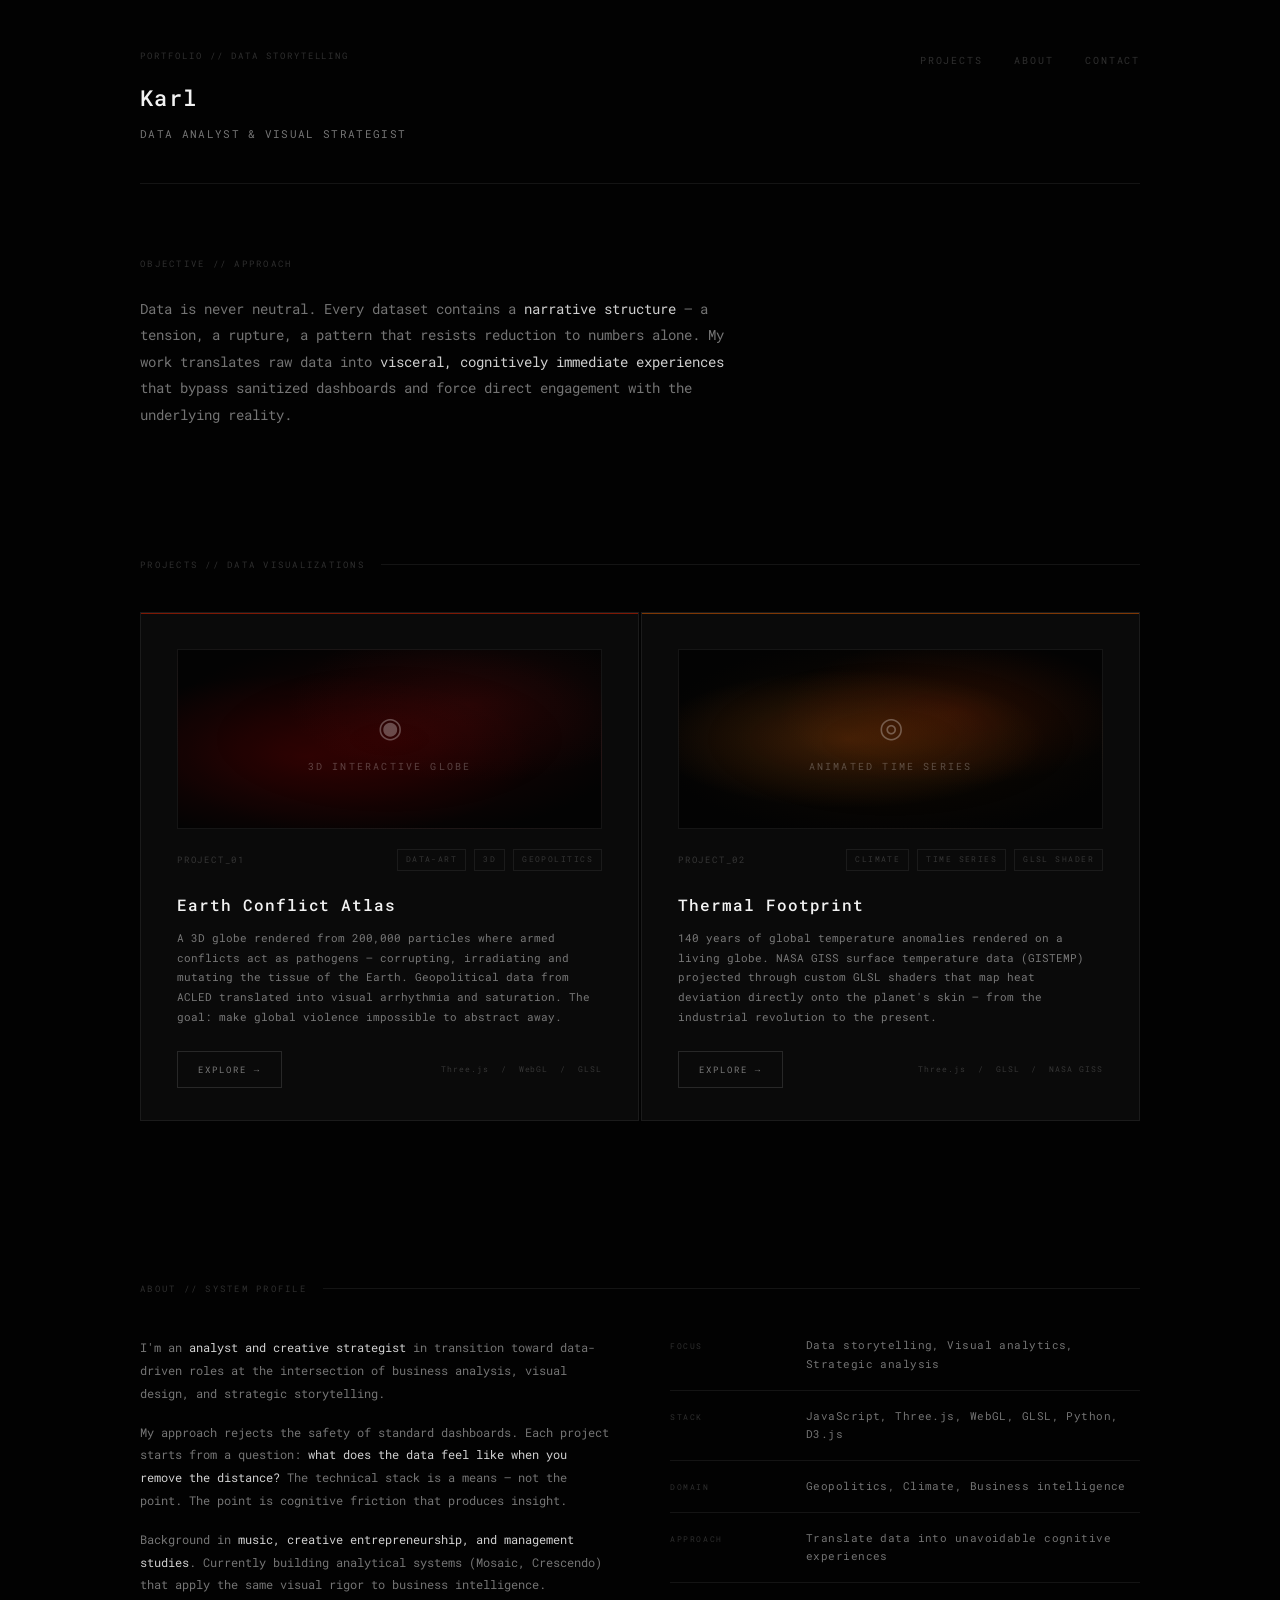
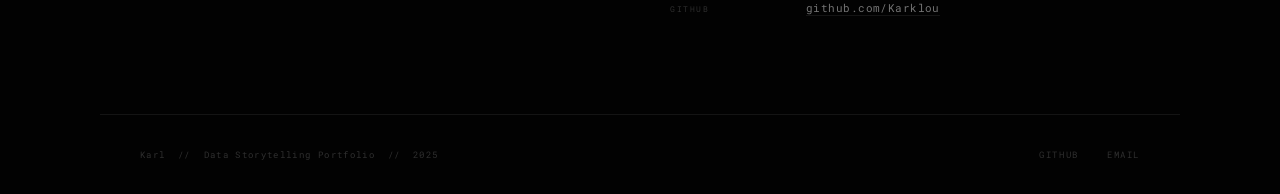
<file: index.html>
<!DOCTYPE html>
<html lang="en">
<head>
  <meta charset="UTF-8">
  <meta name="viewport" content="width=device-width, initial-scale=1.0">
  <title>Karl — Data Storytelling</title>
  <meta name="description" content="Data storytelling & visual analysis. Translating raw data into visceral, cognitively immediate experiences.">
  <link rel="preconnect" href="https://fonts.googleapis.com">
  <link rel="preconnect" href="https://fonts.gstatic.com" crossorigin>
  <link href="https://fonts.googleapis.com/css2?family=Roboto+Mono:wght@300;400;500;700&display=swap" rel="stylesheet">

  <style>
    /* ─── RESET & BASE ─────────────────────────────────── */
    *, *::before, *::after { margin: 0; padding: 0; box-sizing: border-box; }

    :root {
      --bg:        #020202;
      --bg-card:   #0a0a0a;
      --border:    rgba(255,255,255,0.07);
      --text-dim:  rgba(255,255,255,0.18);
      --text-mid:  rgba(255,255,255,0.45);
      --text-main: rgba(255,255,255,0.82);
      --text-full: rgba(255,255,255,0.95);
      --mono:      'Roboto Mono', 'SF Mono', 'Fira Code', monospace;
    }

    html { scroll-behavior: smooth; }

    body {
      background: var(--bg);
      color: var(--text-main);
      font-family: var(--mono);
      font-size: 13px;
      line-height: 1.7;
      -webkit-font-smoothing: antialiased;
    }

    /* ─── LAYOUT ──────────────────────────────────────── */
    .container {
      max-width: 1080px;
      margin: 0 auto;
      padding: 0 40px;
    }

    section { padding: 80px 0; }

    /* ─── HEADER ──────────────────────────────────────── */
    header {
      padding: 48px 40px 0;
      max-width: 1080px;
      margin: 0 auto;
      display: flex;
      justify-content: space-between;
      align-items: flex-start;
    }

    .header-left .system-tag {
      font-size: 9px;
      letter-spacing: 0.22em;
      text-transform: uppercase;
      color: var(--text-dim);
      margin-bottom: 16px;
    }

    .header-left h1 {
      font-size: 22px;
      font-weight: 500;
      letter-spacing: 0.06em;
      color: var(--text-full);
    }

    .header-left .tagline {
      font-size: 11px;
      letter-spacing: 0.12em;
      text-transform: uppercase;
      color: var(--text-mid);
      margin-top: 8px;
    }

    .header-right {
      display: flex;
      gap: 32px;
      align-items: center;
      padding-top: 4px;
    }

    .header-right a {
      font-size: 10px;
      letter-spacing: 0.18em;
      text-transform: uppercase;
      color: var(--text-dim);
      text-decoration: none;
      transition: color 0.2s;
    }

    .header-right a:hover { color: var(--text-main); }

    /* ─── DIVIDER ─────────────────────────────────────── */
    .divider {
      width: 100%;
      height: 1px;
      background: var(--border);
      margin-top: 40px;
    }

    /* ─── HERO ────────────────────────────────────────── */
    .hero {
      padding: 72px 0 48px;
    }

    .hero .label {
      font-size: 9px;
      letter-spacing: 0.25em;
      text-transform: uppercase;
      color: var(--text-dim);
      margin-bottom: 24px;
    }

    .hero p {
      font-size: 14px;
      line-height: 1.9;
      color: var(--text-mid);
      max-width: 600px;
    }

    .hero p strong {
      color: var(--text-main);
      font-weight: 400;
    }

    /* ─── SECTION LABEL ───────────────────────────────── */
    .section-label {
      font-size: 9px;
      letter-spacing: 0.25em;
      text-transform: uppercase;
      color: var(--text-dim);
      margin-bottom: 40px;
      display: flex;
      align-items: center;
      gap: 16px;
    }

    .section-label::after {
      content: '';
      flex: 1;
      height: 1px;
      background: var(--border);
    }

    /* ─── PROJECTS GRID ───────────────────────────────── */
    .projects-grid {
      display: grid;
      grid-template-columns: repeat(auto-fill, minmax(460px, 1fr));
      gap: 2px;
    }

    /* ════════════════════════════════════════════════════
       PROJECT CARD
       To add a new project, copy one .project-card block
       and update: data-accent color, preview class, title,
       tags, description, and the href on the CTA button.
    ════════════════════════════════════════════════════ */
    .project-card {
      background: var(--bg-card);
      border: 1px solid var(--border);
      padding: 36px 36px 32px;
      position: relative;
      overflow: hidden;
      transition: border-color 0.3s;
      display: flex;
      flex-direction: column;
      gap: 20px;
    }

    .project-card:hover {
      border-color: rgba(255,255,255,0.14);
    }

    /* Colored top accent bar — change color per project */
    .project-card::before {
      content: '';
      position: absolute;
      top: 0; left: 0; right: 0;
      height: 1px;
      background: var(--accent);
      opacity: 0.6;
      transition: opacity 0.3s;
    }

    .project-card:hover::before { opacity: 1; }

    /* ─── VISUAL PREVIEW ──────────────────────────────── */
    .project-preview {
      width: 100%;
      height: 180px;
      border: 1px solid var(--border);
      overflow: hidden;
      position: relative;
      flex-shrink: 0;
    }

    /* Animated particle/noise background per project theme */
    .project-preview canvas-placeholder {
      display: block;
      width: 100%;
      height: 100%;
    }

    .preview-conflict {
      background:
        radial-gradient(ellipse at 30% 60%, rgba(180,0,0,0.18) 0%, transparent 55%),
        radial-gradient(ellipse at 70% 30%, rgba(255,30,30,0.10) 0%, transparent 45%),
        radial-gradient(ellipse at 50% 50%, rgba(40,0,0,0.6) 0%, transparent 80%),
        #030303;
      animation: pulse-red 4s ease-in-out infinite;
    }

    .preview-thermal {
      background:
        radial-gradient(ellipse at 40% 50%, rgba(255,120,20,0.20) 0%, transparent 55%),
        radial-gradient(ellipse at 65% 35%, rgba(255,60,0,0.12) 0%, transparent 45%),
        radial-gradient(ellipse at 50% 50%, rgba(20,10,0,0.7) 0%, transparent 80%),
        #030303;
      animation: pulse-orange 5s ease-in-out infinite;
    }

    @keyframes pulse-red {
      0%, 100% { opacity: 1; }
      50% { opacity: 0.75; }
    }
    @keyframes pulse-orange {
      0%, 100% { opacity: 1; }
      50% { opacity: 0.80; }
    }

    .preview-overlay {
      position: absolute;
      inset: 0;
      display: flex;
      flex-direction: column;
      align-items: center;
      justify-content: center;
      gap: 8px;
    }

    .preview-title-small {
      font-size: 10px;
      letter-spacing: 0.22em;
      text-transform: uppercase;
      color: rgba(255,255,255,0.25);
    }

    .preview-icon {
      font-size: 28px;
      opacity: 0.35;
    }

    /* ─── CARD CONTENT ────────────────────────────────── */
    .card-meta {
      display: flex;
      align-items: center;
      justify-content: space-between;
    }

    .card-index {
      font-size: 9px;
      letter-spacing: 0.2em;
      color: var(--text-dim);
    }

    .card-tags {
      display: flex;
      gap: 8px;
    }

    .tag {
      font-size: 8px;
      letter-spacing: 0.18em;
      text-transform: uppercase;
      color: var(--text-dim);
      border: 1px solid var(--border);
      padding: 3px 8px;
    }

    .card-body h2 {
      font-size: 16px;
      font-weight: 500;
      letter-spacing: 0.06em;
      color: var(--text-full);
      margin-bottom: 10px;
    }

    .card-body p {
      font-size: 11px;
      line-height: 1.8;
      color: var(--text-mid);
    }

    /* ─── CTA BUTTON ──────────────────────────────────── */
    .card-cta {
      margin-top: 4px;
      display: flex;
      align-items: center;
      justify-content: space-between;
    }

    .card-cta a {
      font-size: 9px;
      letter-spacing: 0.22em;
      text-transform: uppercase;
      color: var(--text-mid);
      text-decoration: none;
      border: 1px solid rgba(255,255,255,0.12);
      padding: 10px 20px;
      transition: color 0.2s, border-color 0.2s;
      display: inline-block;
    }

    .card-cta a:hover {
      color: var(--text-full);
      border-color: rgba(255,255,255,0.35);
    }

    .card-cta .stack {
      font-size: 8px;
      letter-spacing: 0.12em;
      color: var(--text-dim);
    }

    /* ─── ABOUT SECTION ───────────────────────────────── */
    .about-content {
      display: grid;
      grid-template-columns: 1fr 1fr;
      gap: 60px;
      align-items: start;
    }

    .about-text p {
      font-size: 12px;
      line-height: 1.9;
      color: var(--text-mid);
      margin-bottom: 16px;
    }

    .about-text p strong {
      color: var(--text-main);
      font-weight: 400;
    }

    .about-specs {
      display: flex;
      flex-direction: column;
      gap: 16px;
    }

    .spec-row {
      display: grid;
      grid-template-columns: 120px 1fr;
      gap: 16px;
      align-items: baseline;
      padding-bottom: 16px;
      border-bottom: 1px solid var(--border);
    }

    .spec-row:last-child { border-bottom: none; }

    .spec-key {
      font-size: 8px;
      letter-spacing: 0.2em;
      text-transform: uppercase;
      color: var(--text-dim);
    }

    .spec-val {
      font-size: 11px;
      color: var(--text-mid);
      letter-spacing: 0.04em;
    }

    /* ─── FOOTER ──────────────────────────────────────── */
    footer {
      border-top: 1px solid var(--border);
      padding: 32px 40px;
      max-width: 1080px;
      margin: 0 auto;
      display: flex;
      justify-content: space-between;
      align-items: center;
    }

    .footer-left {
      font-size: 9px;
      letter-spacing: 0.15em;
      color: var(--text-dim);
    }

    .footer-right {
      display: flex;
      gap: 28px;
    }

    .footer-right a {
      font-size: 9px;
      letter-spacing: 0.18em;
      text-transform: uppercase;
      color: var(--text-dim);
      text-decoration: none;
      transition: color 0.2s;
    }

    .footer-right a:hover { color: var(--text-main); }

    /* ─── RESPONSIVE ──────────────────────────────────── */
    @media (max-width: 720px) {
      header {
        flex-direction: column;
        gap: 24px;
        padding: 32px 24px 0;
      }

      .container { padding: 0 24px; }
      footer { flex-direction: column; gap: 20px; padding: 32px 24px; }

      .projects-grid {
        grid-template-columns: 1fr;
      }

      .about-content {
        grid-template-columns: 1fr;
        gap: 40px;
      }
    }
  </style>
</head>
<body>

  <!-- ─── HEADER ─────────────────────────────────────── -->
  <header>
    <div class="header-left">
      <div class="system-tag">Portfolio // Data Storytelling</div>
      <h1>Karl</h1>
      <div class="tagline">Data Analyst &amp; Visual Strategist</div>
    </div>
    <nav class="header-right">
      <a href="#projects">Projects</a>
      <a href="#about">About</a>
      <a href="mailto:karl97100@gmail.com">Contact</a>
    </nav>
  </header>

  <div class="container">
    <div class="divider"></div>

    <!-- ─── HERO ───────────────────────────────────────── -->
    <div class="hero">
      <div class="label">Objective // Approach</div>
      <p>
        Data is never neutral. Every dataset contains a <strong>narrative structure</strong> —
        a tension, a rupture, a pattern that resists reduction to numbers alone.
        My work translates raw data into <strong>visceral, cognitively immediate experiences</strong>
        that bypass sanitized dashboards and force direct engagement with the underlying reality.
      </p>
    </div>

  </div>

  <!-- ─── PROJECTS ────────────────────────────────────── -->
  <section id="projects">
    <div class="container">
      <div class="section-label">Projects // Data Visualizations</div>

      <div class="projects-grid">

        <!-- ════════════════════════════════════════════════
             PROJECT 01 — EARTH CONFLICT ATLAS
             ════════════════════════════════════════════════ -->
        <div class="project-card" style="--accent: #cc2200;">
          <div class="project-preview preview-conflict">
            <div class="preview-overlay">
              <div class="preview-icon">◉</div>
              <div class="preview-title-small">3D Interactive Globe</div>
            </div>
          </div>
          <div class="card-meta">
            <span class="card-index">PROJECT_01</span>
            <div class="card-tags">
              <span class="tag">Data-Art</span>
              <span class="tag">3D</span>
              <span class="tag">Geopolitics</span>
            </div>
          </div>
          <div class="card-body">
            <h2>Earth Conflict Atlas</h2>
            <p>
              A 3D globe rendered from 200,000 particles where armed conflicts act as pathogens —
              corrupting, irradiating and mutating the tissue of the Earth.
              Geopolitical data from ACLED translated into visual arrhythmia and saturation.
              The goal: make global violence impossible to abstract away.
            </p>
          </div>
          <div class="card-cta">
            <a href="earth-atlas-web/index.html" target="_blank">Explore →</a>
            <span class="stack">Three.js &nbsp;/&nbsp; WebGL &nbsp;/&nbsp; GLSL</span>
          </div>
        </div>

        <!-- ════════════════════════════════════════════════
             PROJECT 02 — THERMAL FOOTPRINT
             ════════════════════════════════════════════════ -->
        <div class="project-card" style="--accent: #cc5500;">
          <div class="project-preview preview-thermal">
            <div class="preview-overlay">
              <div class="preview-icon">◎</div>
              <div class="preview-title-small">Animated Time Series</div>
            </div>
          </div>
          <div class="card-meta">
            <span class="card-index">PROJECT_02</span>
            <div class="card-tags">
              <span class="tag">Climate</span>
              <span class="tag">Time Series</span>
              <span class="tag">GLSL Shader</span>
            </div>
          </div>
          <div class="card-body">
            <h2>Thermal Footprint</h2>
            <p>
              140 years of global temperature anomalies rendered on a living globe.
              NASA GISS surface temperature data (GISTEMP) projected through custom GLSL shaders
              that map heat deviation directly onto the planet's skin —
              from the industrial revolution to the present.
            </p>
          </div>
          <div class="card-cta">
            <a href="Thermal Footprint - Temperature Anomalies/infecte.html" target="_blank">Explore →</a>
            <span class="stack">Three.js &nbsp;/&nbsp; GLSL &nbsp;/&nbsp; NASA GISS</span>
          </div>
        </div>

        <!-- ════════════════════════════════════════════════
             ADD A NEW PROJECT HERE
             Copy the block above (PROJECT 0X), then:
             1. Change --accent color (hex)
             2. Change preview class (preview-conflict / preview-thermal / or add your own)
             3. Update PROJECT_0X index
             4. Update tags, title, description
             5. Update href to your project's folder/file
             6. Update stack technologies
             ════════════════════════════════════════════════ -->

      </div>
    </div>
  </section>

  <!-- ─── ABOUT ────────────────────────────────────────── -->
  <section id="about">
    <div class="container">
      <div class="section-label">About // System Profile</div>
      <div class="about-content">
        <div class="about-text">
          <p>
            I'm an <strong>analyst and creative strategist</strong> in transition toward
            data-driven roles at the intersection of business analysis, visual design,
            and strategic storytelling.
          </p>
          <p>
            My approach rejects the safety of standard dashboards.
            Each project starts from a question: <strong>what does the data feel like
            when you remove the distance?</strong> The technical stack is a means —
            not the point. The point is cognitive friction that produces insight.
          </p>
          <p>
            Background in <strong>music, creative entrepreneurship, and management studies</strong>.
            Currently building analytical systems (Mosaic, Crescendo)
            that apply the same visual rigor to business intelligence.
          </p>
        </div>
        <div class="about-specs">
          <div class="spec-row">
            <span class="spec-key">Focus</span>
            <span class="spec-val">Data storytelling, Visual analytics, Strategic analysis</span>
          </div>
          <div class="spec-row">
            <span class="spec-key">Stack</span>
            <span class="spec-val">JavaScript, Three.js, WebGL, GLSL, Python, D3.js</span>
          </div>
          <div class="spec-row">
            <span class="spec-key">Domain</span>
            <span class="spec-val">Geopolitics, Climate, Business intelligence</span>
          </div>
          <div class="spec-row">
            <span class="spec-key">Approach</span>
            <span class="spec-val">Translate data into unavoidable cognitive experiences</span>
          </div>
          <div class="spec-row">
            <span class="spec-key">GitHub</span>
            <span class="spec-val">
              <a href="https://github.com/Karklou" target="_blank"
                 style="color: var(--text-mid); text-decoration: none; border-bottom: 1px solid var(--border);">
                github.com/Karklou
              </a>
            </span>
          </div>
        </div>
      </div>
    </div>
  </section>

  <!-- ─── FOOTER ───────────────────────────────────────── -->
  <footer>
    <div class="footer-left">Karl &nbsp;// &nbsp;Data Storytelling Portfolio &nbsp;// &nbsp;2025</div>
    <div class="footer-right">
      <a href="https://github.com/Karklou" target="_blank">GitHub</a>
      <a href="mailto:karl97100@gmail.com">Email</a>
    </div>
  </footer>

</body>
</html>
</file>
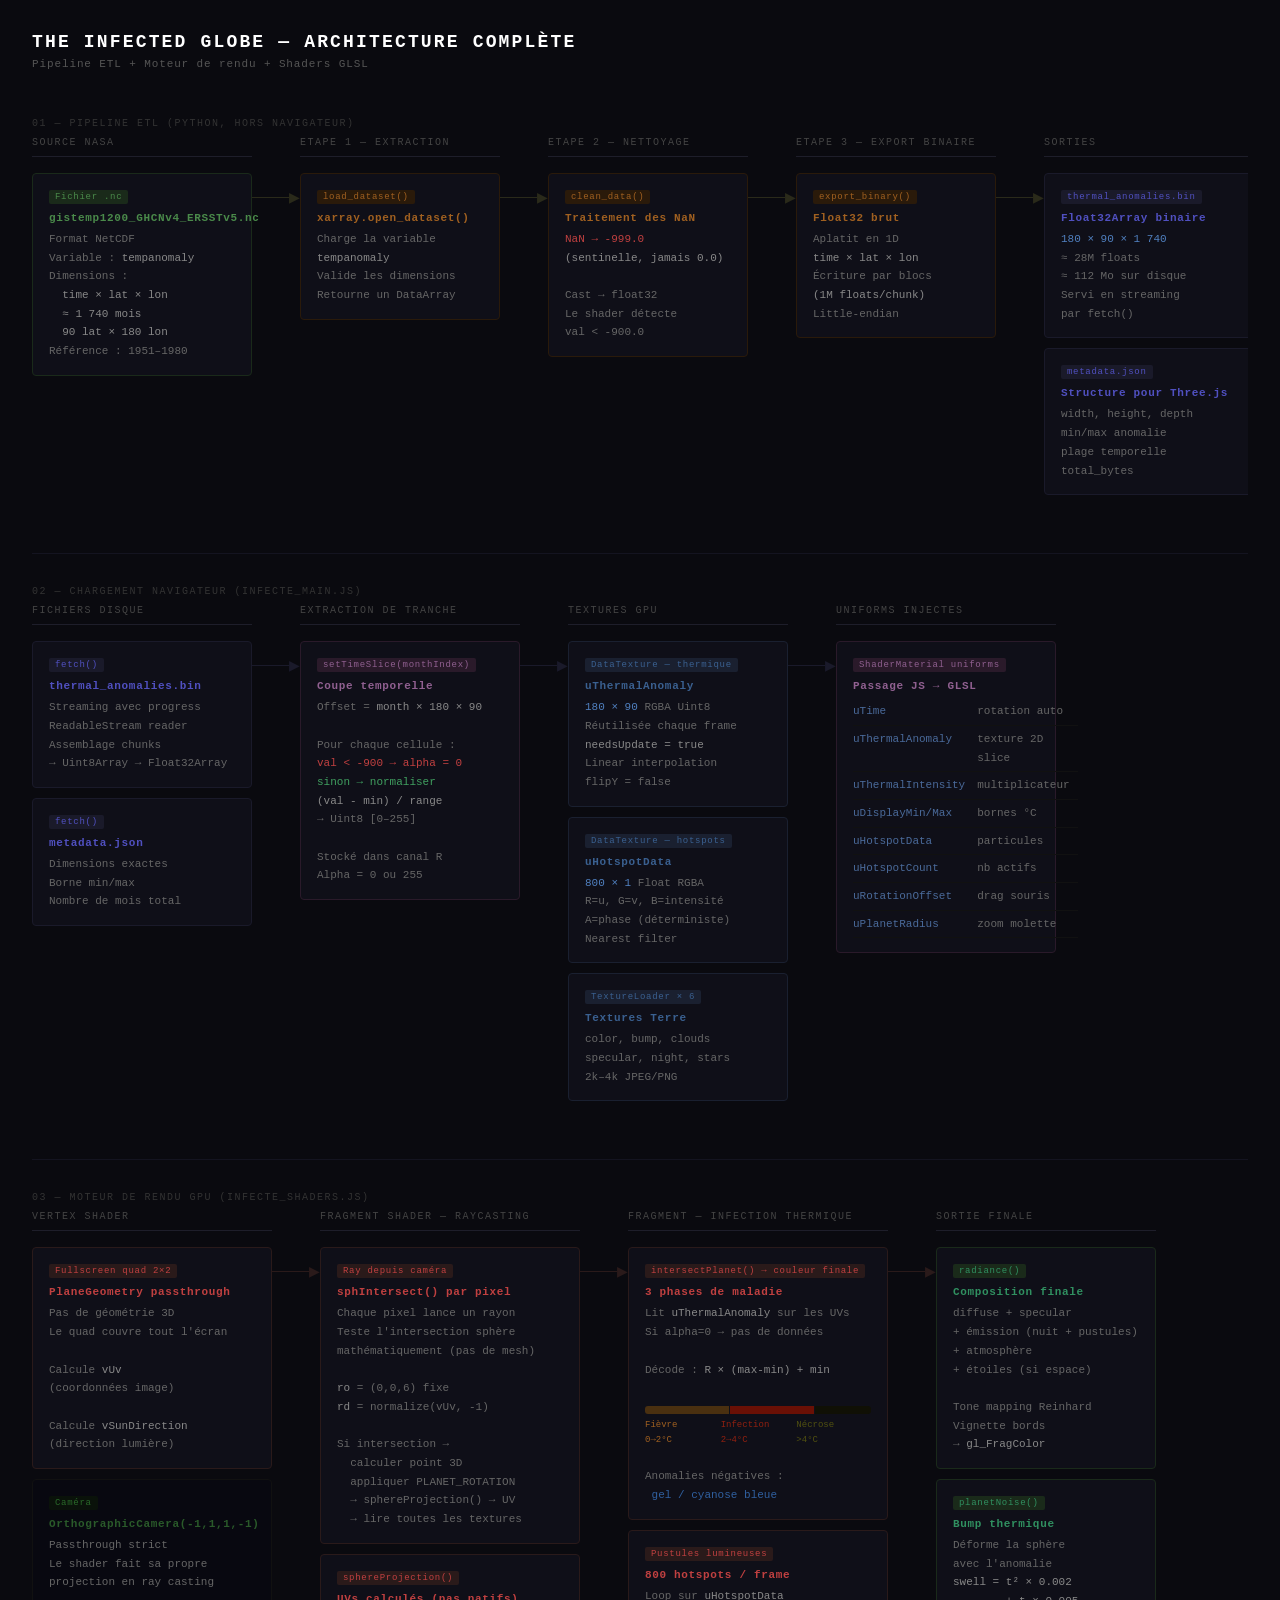
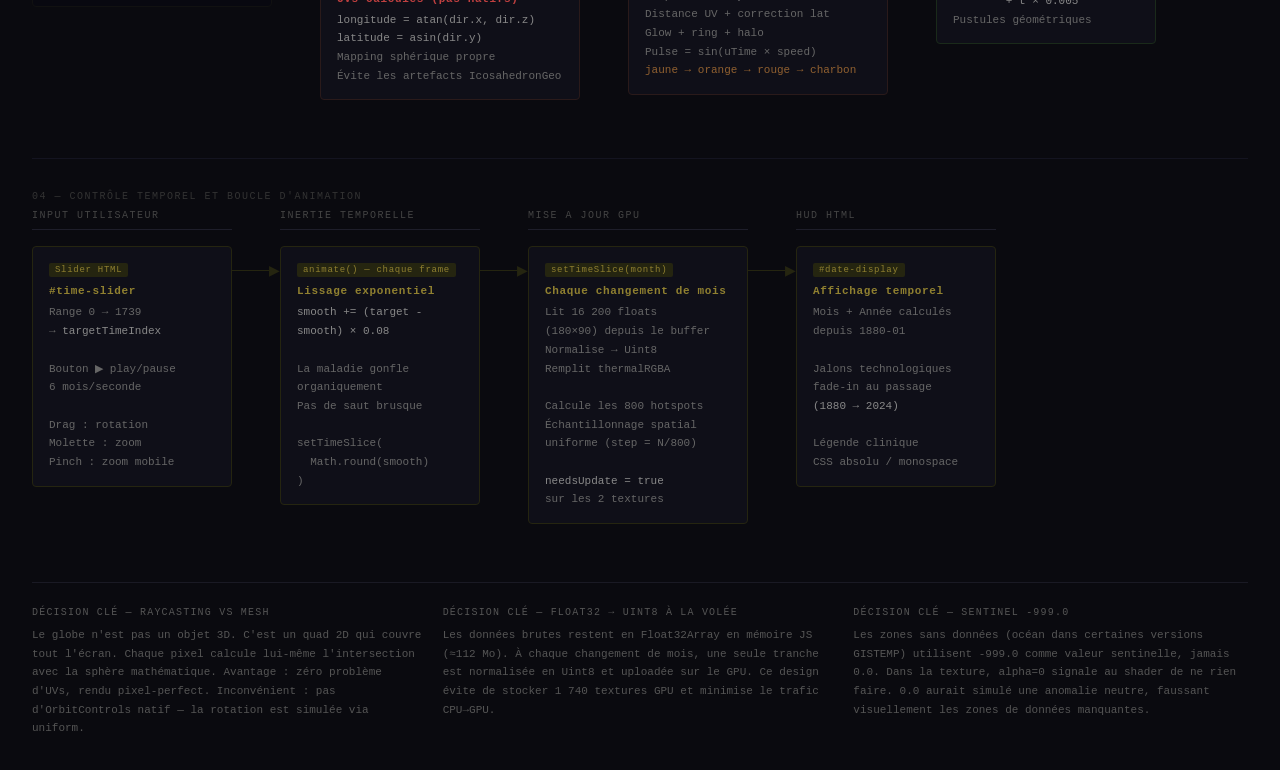
<file: Thermal Footprint - Temperature Anomalies/architecture.html>
<!DOCTYPE html>
<html lang="fr">
<head>
<meta charset="UTF-8">
<meta name="viewport" content="width=device-width, initial-scale=1.0">
<title>The Infected Globe — Architecture</title>
<style>
  * { box-sizing: border-box; margin: 0; padding: 0; }

  body {
    background: #0a0a0f;
    color: #c8c8d0;
    font-family: 'Courier New', monospace;
    font-size: 13px;
    padding: 32px;
    min-height: 100vh;
  }

  h1 {
    color: #fff;
    font-size: 18px;
    letter-spacing: 0.12em;
    text-transform: uppercase;
    margin-bottom: 6px;
  }

  .subtitle {
    color: #555;
    font-size: 11px;
    letter-spacing: 0.08em;
    margin-bottom: 48px;
  }

  /* ─── LAYOUT ─── */
  .diagram {
    display: grid;
    grid-template-columns: 240px 60px 240px 60px 320px;
    grid-template-rows: auto;
    align-items: start;
    gap: 0;
  }

  /* ─── COLUMNS ─── */
  .col-etl    { grid-column: 1; }
  .arrow-1    { grid-column: 2; display:flex; align-items:flex-start; padding-top: 60px; }
  .col-loader { grid-column: 3; }
  .arrow-2    { grid-column: 4; display:flex; align-items:flex-start; padding-top: 60px; }
  .col-gpu    { grid-column: 5; }

  /* ─── COLUMN HEADERS ─── */
  .col-label {
    font-size: 10px;
    letter-spacing: 0.15em;
    text-transform: uppercase;
    color: #444;
    margin-bottom: 16px;
    padding-bottom: 8px;
    border-bottom: 1px solid #1e1e2a;
  }

  /* ─── CARDS ─── */
  .card {
    border: 1px solid #222;
    border-radius: 4px;
    padding: 14px 16px;
    margin-bottom: 10px;
    background: #0f0f18;
    position: relative;
  }

  .card-title {
    font-size: 11px;
    font-weight: bold;
    letter-spacing: 0.06em;
    margin-bottom: 6px;
  }

  .card-body {
    font-size: 11px;
    color: #666;
    line-height: 1.7;
  }

  .card-body em {
    color: #888;
    font-style: normal;
  }

  .card-tag {
    display: inline-block;
    font-size: 9px;
    letter-spacing: 0.08em;
    padding: 2px 6px;
    border-radius: 2px;
    margin-bottom: 8px;
  }

  /* ─── COULEURS THÉMATIQUES ─── */
  .theme-source    { border-color: #1a2a1a; }
  .theme-source    .card-title { color: #4a8a4a; }
  .theme-source    .card-tag   { background: #1a2a1a; color: #4a8a4a; }

  .theme-etl       { border-color: #2a1a0a; }
  .theme-etl       .card-title { color: #a06020; }
  .theme-etl       .card-tag   { background: #2a1a0a; color: #a06020; }

  .theme-output    { border-color: #1a1a2a; }
  .theme-output    .card-title { color: #5050c0; }
  .theme-output    .card-tag   { background: #1a1a2a; color: #5050c0; }

  .theme-loader    { border-color: #2a1a2a; }
  .theme-loader    .card-title { color: #906090; }
  .theme-loader    .card-tag   { background: #2a1a2a; color: #906090; }

  .theme-texture   { border-color: #1a2030; }
  .theme-texture   .card-title { color: #3a6090; }
  .theme-texture   .card-tag   { background: #1a2030; color: #3a6090; }

  .theme-shader    { border-color: #2a1a1a; }
  .theme-shader    .card-title { color: #c04040; }
  .theme-shader    .card-tag   { background: #2a1a1a; color: #c04040; }

  .theme-render    { border-color: #1a2a1a; }
  .theme-render    .card-title { color: #309060; }
  .theme-render    .card-tag   { background: #1a2a1a; color: #309060; }

  .theme-ui        { border-color: #252510; }
  .theme-ui        .card-title { color: #908030; }
  .theme-ui        .card-tag   { background: #252510; color: #908030; }

  /* ─── ARROWS ─── */
  .arrow-line {
    display: flex;
    flex-direction: column;
    align-items: center;
    width: 100%;
    padding-top: 4px;
  }

  .arrow-stem {
    width: 1px;
    height: 32px;
    background: #333;
  }

  .arrow-horiz {
    display: flex;
    align-items: center;
    width: 100%;
  }

  .arrow-horiz-line {
    flex: 1;
    height: 1px;
    background: #333;
  }

  .arrow-label {
    font-size: 9px;
    color: #444;
    letter-spacing: 0.06em;
    text-align: center;
    margin-top: 4px;
    line-height: 1.4;
  }

  .arrow-head {
    color: #444;
    font-size: 12px;
    margin-left: -2px;
  }

  /* ─── HIGHLIGHTS ─── */
  .highlight {
    font-family: monospace;
    font-size: 10px;
    background: #111;
    border: 1px solid #222;
    padding: 2px 5px;
    border-radius: 2px;
    color: #888;
    display: inline-block;
    margin: 2px 0;
  }

  .sentinel { color: #c04040; }
  .valid    { color: #40a060; }
  .num      { color: #5080c0; }

  /* ─── SECTION TITLE ─── */
  .section-block {
    margin-bottom: 40px;
  }

  /* ─── BOTTOM LEGEND ─── */
  .legend {
    margin-top: 48px;
    border-top: 1px solid #1a1a24;
    padding-top: 24px;
    display: grid;
    grid-template-columns: repeat(3, 1fr);
    gap: 16px;
  }

  .legend-item { }
  .legend-title {
    font-size: 10px;
    letter-spacing: 0.12em;
    text-transform: uppercase;
    color: #555;
    margin-bottom: 8px;
  }
  .legend-body {
    font-size: 11px;
    color: #555;
    line-height: 1.7;
  }

  /* ─── FLOW FULL ─── */
  .full-flow {
    display: flex;
    align-items: flex-start;
    gap: 0;
    margin-top: 0;
  }

  .flow-arrow {
    display: flex;
    align-items: center;
    padding-top: 36px;
    width: 48px;
    flex-shrink: 0;
  }

  .flow-arrow-line {
    flex: 1;
    height: 1px;
    background: #2a2a3a;
  }

  .flow-arrow-head {
    color: #2a2a3a;
    font-size: 14px;
  }

  .flow-label-above {
    font-size: 9px;
    color: #3a3a4a;
    letter-spacing: 0.06em;
    text-align: center;
    margin-bottom: 2px;
  }

  .flow-col {
    flex-shrink: 0;
  }

  /* ─── SEPARATOR ─── */
  hr {
    border: none;
    border-top: 1px solid #141420;
    margin: 32px 0;
  }

  /* ─── UNIFORM TABLE ─── */
  .uniform-table {
    width: 100%;
    border-collapse: collapse;
    font-size: 11px;
    margin-top: 6px;
  }

  .uniform-table td {
    padding: 4px 8px 4px 0;
    border-bottom: 1px solid #111;
    vertical-align: top;
    color: #666;
  }

  .uniform-table td:first-child {
    font-family: monospace;
    color: #4a6a9a;
    white-space: nowrap;
    padding-right: 12px;
  }

  /* ─── PHASE STRIP ─── */
  .phase-strip {
    display: flex;
    gap: 1px;
    margin-top: 8px;
    margin-bottom: 4px;
    border-radius: 3px;
    overflow: hidden;
    height: 8px;
  }

  .phase-seg {
    flex: 1;
  }

  .phase-label {
    display: flex;
    gap: 1px;
    font-size: 9px;
    color: #555;
    margin-top: 4px;
  }

  .phase-label span { flex: 1; }
</style>
</head>
<body>

<h1>The Infected Globe — Architecture complète</h1>
<div class="subtitle">Pipeline ETL + Moteur de rendu + Shaders GLSL</div>

<!-- ═══════════════════════════════════════════════════════════
     SECTION 1 : ETL
═══════════════════════════════════════════════════════════ -->

<div style="margin-bottom: 8px; font-size: 10px; letter-spacing: 0.15em; color: #333; text-transform: uppercase;">01 — Pipeline ETL (Python, hors navigateur)</div>

<div style="display: flex; align-items: flex-start; gap: 0; margin-bottom: 48px; flex-wrap: nowrap; overflow-x: auto;">

  <!-- SOURCE -->
  <div style="flex-shrink:0; width:220px;">
    <div class="col-label">Source NASA</div>
    <div class="card theme-source">
      <span class="card-tag">Fichier .nc</span>
      <div class="card-title">gistemp1200_GHCNv4_ERSSTv5.nc</div>
      <div class="card-body">
        Format NetCDF<br>
        Variable : <em>tempanomaly</em><br>
        Dimensions :<br>
        &nbsp;&nbsp;<em>time × lat × lon</em><br>
        &nbsp;&nbsp;<em>≈ 1 740 mois</em><br>
        &nbsp;&nbsp;<em>90 lat × 180 lon</em><br>
        Référence : 1951–1980
      </div>
    </div>
  </div>

  <!-- ARROW -->
  <div style="flex-shrink:0; width:48px; padding-top:52px; display:flex; align-items:center;">
    <div style="flex:1; height:1px; background:#2a2a1a;"></div>
    <div style="color:#2a2a1a; font-size:14px;">▶</div>
  </div>

  <!-- ÉTAPE 1 -->
  <div style="flex-shrink:0; width:200px;">
    <div class="col-label">Étape 1 — Extraction</div>
    <div class="card theme-etl">
      <span class="card-tag">load_dataset()</span>
      <div class="card-title">xarray.open_dataset()</div>
      <div class="card-body">
        Charge la variable<br>
        <em>tempanomaly</em><br>
        Valide les dimensions<br>
        Retourne un DataArray
      </div>
    </div>
  </div>

  <!-- ARROW -->
  <div style="flex-shrink:0; width:48px; padding-top:52px; display:flex; align-items:center;">
    <div style="flex:1; height:1px; background:#2a2a1a;"></div>
    <div style="color:#2a2a1a; font-size:14px;">▶</div>
  </div>

  <!-- ÉTAPE 2 -->
  <div style="flex-shrink:0; width:200px;">
    <div class="col-label">Étape 2 — Nettoyage</div>
    <div class="card theme-etl">
      <span class="card-tag">clean_data()</span>
      <div class="card-title">Traitement des NaN</div>
      <div class="card-body">
        <span class="sentinel">NaN → -999.0</span><br>
        <em>(sentinelle, jamais 0.0)</em><br><br>
        Cast → float32<br>
        Le shader détecte<br>
        val &lt; -900.0
      </div>
    </div>
  </div>

  <!-- ARROW -->
  <div style="flex-shrink:0; width:48px; padding-top:52px; display:flex; align-items:center;">
    <div style="flex:1; height:1px; background:#2a2a1a;"></div>
    <div style="color:#2a2a1a; font-size:14px;">▶</div>
  </div>

  <!-- ÉTAPE 3 -->
  <div style="flex-shrink:0; width:200px;">
    <div class="col-label">Étape 3 — Export binaire</div>
    <div class="card theme-etl">
      <span class="card-tag">export_binary()</span>
      <div class="card-title">Float32 brut</div>
      <div class="card-body">
        Aplatit en 1D<br>
        <em>time × lat × lon</em><br>
        Écriture par blocs<br>
        <em>(1M floats/chunk)</em><br>
        Little-endian
      </div>
    </div>
  </div>

  <!-- ARROW -->
  <div style="flex-shrink:0; width:48px; padding-top:52px; display:flex; align-items:center;">
    <div style="flex:1; height:1px; background:#2a2a1a;"></div>
    <div style="color:#2a2a1a; font-size:14px;">▶</div>
  </div>

  <!-- OUTPUTS -->
  <div style="flex-shrink:0; width:220px;">
    <div class="col-label">Sorties</div>

    <div class="card theme-output">
      <span class="card-tag">thermal_anomalies.bin</span>
      <div class="card-title">Float32Array binaire</div>
      <div class="card-body">
        <span class="num">180 × 90 × 1 740</span><br>
        ≈ 28M floats<br>
        ≈ 112 Mo sur disque<br>
        Servi en streaming<br>
        par fetch()
      </div>
    </div>

    <div class="card theme-output">
      <span class="card-tag">metadata.json</span>
      <div class="card-title">Structure pour Three.js</div>
      <div class="card-body">
        width, height, depth<br>
        min/max anomalie<br>
        plage temporelle<br>
        total_bytes
      </div>
    </div>
  </div>

</div>


<!-- ═══════════════════════════════════════════════════════════
     SECTION 2 : CHARGEMENT NAVIGATEUR
═══════════════════════════════════════════════════════════ -->

<hr>
<div style="margin-bottom: 8px; font-size: 10px; letter-spacing: 0.15em; color: #333; text-transform: uppercase;">02 — Chargement navigateur (infecte_main.js)</div>

<div style="display: flex; align-items: flex-start; gap: 0; margin-bottom: 48px; flex-wrap: nowrap; overflow-x: auto;">

  <!-- BIN + META -->
  <div style="flex-shrink:0; width:220px;">
    <div class="col-label">Fichiers disque</div>
    <div class="card theme-output">
      <span class="card-tag">fetch()</span>
      <div class="card-title">thermal_anomalies.bin</div>
      <div class="card-body">
        Streaming avec progress<br>
        ReadableStream reader<br>
        Assemblage chunks<br>
        → Uint8Array → Float32Array
      </div>
    </div>
    <div class="card theme-output">
      <span class="card-tag">fetch()</span>
      <div class="card-title">metadata.json</div>
      <div class="card-body">
        Dimensions exactes<br>
        Borne min/max<br>
        Nombre de mois total
      </div>
    </div>
  </div>

  <!-- ARROW -->
  <div style="flex-shrink:0; width:48px; padding-top:52px; display:flex; align-items:center;">
    <div style="flex:1; height:1px; background:#1a1a2a;"></div>
    <div style="color:#1a1a2a; font-size:14px;">▶</div>
  </div>

  <!-- SLICE -->
  <div style="flex-shrink:0; width:220px;">
    <div class="col-label">Extraction de tranche</div>
    <div class="card theme-loader">
      <span class="card-tag">setTimeSlice(monthIndex)</span>
      <div class="card-title">Coupe temporelle</div>
      <div class="card-body">
        Offset = <em>month × 180 × 90</em><br><br>
        Pour chaque cellule :<br>
        <span class="sentinel">val &lt; -900 → alpha = 0</span><br>
        <span class="valid">sinon → normaliser</span><br>
        <em>(val - min) / range</em><br>
        → Uint8 [0–255]<br><br>
        Stocké dans canal R<br>
        Alpha = 0 ou 255
      </div>
    </div>
  </div>

  <!-- ARROW -->
  <div style="flex-shrink:0; width:48px; padding-top:52px; display:flex; align-items:center;">
    <div style="flex:1; height:1px; background:#1a1a2a;"></div>
    <div style="color:#1a1a2a; font-size:14px;">▶</div>
  </div>

  <!-- TEXTURES -->
  <div style="flex-shrink:0; width:220px;">
    <div class="col-label">Textures GPU</div>
    <div class="card theme-texture">
      <span class="card-tag">DataTexture — thermique</span>
      <div class="card-title">uThermalAnomaly</div>
      <div class="card-body">
        <span class="num">180 × 90</span> RGBA Uint8<br>
        Réutilisée chaque frame<br>
        <em>needsUpdate = true</em><br>
        Linear interpolation<br>
        flipY = false
      </div>
    </div>
    <div class="card theme-texture">
      <span class="card-tag">DataTexture — hotspots</span>
      <div class="card-title">uHotspotData</div>
      <div class="card-body">
        <span class="num">800 × 1</span> Float RGBA<br>
        R=u, G=v, B=intensité<br>
        A=phase (déterministe)<br>
        Nearest filter
      </div>
    </div>
    <div class="card theme-texture">
      <span class="card-tag">TextureLoader × 6</span>
      <div class="card-title">Textures Terre</div>
      <div class="card-body">
        color, bump, clouds<br>
        specular, night, stars<br>
        2k–4k JPEG/PNG
      </div>
    </div>
  </div>

  <!-- ARROW -->
  <div style="flex-shrink:0; width:48px; padding-top:52px; display:flex; align-items:center;">
    <div style="flex:1; height:1px; background:#1a1a2a;"></div>
    <div style="color:#1a1a2a; font-size:14px;">▶</div>
  </div>

  <!-- UNIFORMS -->
  <div style="flex-shrink:0; width:220px;">
    <div class="col-label">Uniforms injectés</div>
    <div class="card theme-loader">
      <span class="card-tag">ShaderMaterial uniforms</span>
      <div class="card-title">Passage JS → GLSL</div>
      <div class="card-body">
        <table class="uniform-table">
          <tr><td>uTime</td><td>rotation auto</td></tr>
          <tr><td>uThermalAnomaly</td><td>texture 2D slice</td></tr>
          <tr><td>uThermalIntensity</td><td>multiplicateur</td></tr>
          <tr><td>uDisplayMin/Max</td><td>bornes °C</td></tr>
          <tr><td>uHotspotData</td><td>particules</td></tr>
          <tr><td>uHotspotCount</td><td>nb actifs</td></tr>
          <tr><td>uRotationOffset</td><td>drag souris</td></tr>
          <tr><td>uPlanetRadius</td><td>zoom molette</td></tr>
        </table>
      </div>
    </div>
  </div>

</div>


<!-- ═══════════════════════════════════════════════════════════
     SECTION 3 : MOTEUR DE RENDU
═══════════════════════════════════════════════════════════ -->

<hr>
<div style="margin-bottom: 8px; font-size: 10px; letter-spacing: 0.15em; color: #333; text-transform: uppercase;">03 — Moteur de rendu GPU (infecte_shaders.js)</div>

<div style="display:flex; gap: 0; align-items: flex-start; flex-wrap: nowrap; overflow-x: auto; margin-bottom: 48px;">

  <!-- VERTEX -->
  <div style="flex-shrink:0; width:240px;">
    <div class="col-label">Vertex Shader</div>
    <div class="card theme-shader">
      <span class="card-tag">Fullscreen quad 2×2</span>
      <div class="card-title">PlaneGeometry passthrough</div>
      <div class="card-body">
        Pas de géométrie 3D<br>
        Le quad couvre tout l'écran<br><br>
        Calcule <em>vUv</em><br>
        (coordonnées image)<br><br>
        Calcule <em>vSunDirection</em><br>
        (direction lumière)
      </div>
    </div>
    <div class="card theme-render" style="border-color:#111; background:#080810;">
      <span class="card-tag" style="background:#0a120a; color:#2a6a2a;">Caméra</span>
      <div class="card-title" style="color:#2a5a2a;">OrthographicCamera(-1,1,1,-1)</div>
      <div class="card-body">
        Passthrough strict<br>
        Le shader fait sa propre<br>
        projection en ray casting
      </div>
    </div>
  </div>

  <!-- ARROW -->
  <div style="flex-shrink:0; width:48px; padding-top:52px; display:flex; align-items:center;">
    <div style="flex:1; height:1px; background:#2a1a1a;"></div>
    <div style="color:#2a1a1a; font-size:14px;">▶</div>
  </div>

  <!-- FRAGMENT RAYCASTING -->
  <div style="flex-shrink:0; width:260px;">
    <div class="col-label">Fragment Shader — Raycasting</div>
    <div class="card theme-shader">
      <span class="card-tag">Ray depuis caméra</span>
      <div class="card-title">sphIntersect() par pixel</div>
      <div class="card-body">
        Chaque pixel lance un rayon<br>
        Teste l'intersection sphère<br>
        mathématiquement (pas de mesh)<br><br>
        <em>ro</em> = (0,0,6) fixe<br>
        <em>rd</em> = normalize(vUv, -1)<br><br>
        Si intersection →<br>
        &nbsp;&nbsp;calculer point 3D<br>
        &nbsp;&nbsp;appliquer PLANET_ROTATION<br>
        &nbsp;&nbsp;→ sphereProjection() → UV<br>
        &nbsp;&nbsp;→ lire toutes les textures
      </div>
    </div>
    <div class="card theme-shader" style="margin-top: 10px;">
      <span class="card-tag">sphereProjection()</span>
      <div class="card-title">UVs calculés (pas natifs)</div>
      <div class="card-body">
        <em>longitude = atan(dir.x, dir.z)</em><br>
        <em>latitude = asin(dir.y)</em><br>
        Mapping sphérique propre<br>
        Évite les artefacts IcosahedronGeo
      </div>
    </div>
  </div>

  <!-- ARROW -->
  <div style="flex-shrink:0; width:48px; padding-top:52px; display:flex; align-items:center;">
    <div style="flex:1; height:1px; background:#2a1a1a;"></div>
    <div style="color:#2a1a1a; font-size:14px;">▶</div>
  </div>

  <!-- INFECTION -->
  <div style="flex-shrink:0; width:260px;">
    <div class="col-label">Fragment — Infection thermique</div>
    <div class="card theme-shader">
      <span class="card-tag">intersectPlanet() → couleur finale</span>
      <div class="card-title">3 phases de maladie</div>
      <div class="card-body">
        Lit <em>uThermalAnomaly</em> sur les UVs<br>
        Si alpha=0 → pas de données<br><br>
        Décode : <em>R × (max-min) + min</em><br><br>

        <div class="phase-strip">
          <div class="phase-seg" style="background:#4a3010; flex:1.5;"></div>
          <div class="phase-seg" style="background:#6a1005; flex:1.5;"></div>
          <div class="phase-seg" style="background:#101005; flex:1;"></div>
        </div>
        <div class="phase-label">
          <span style="color:#a06020;">Fièvre<br>0→2°C</span>
          <span style="color:#902010;">Infection<br>2→4°C</span>
          <span style="color:#505010;">Nécrose<br>&gt;4°C</span>
        </div>
        <br>
        Anomalies négatives :<br>
        &nbsp;<em style="color:#3060a0;">gel / cyanose bleue</em>
      </div>
    </div>
    <div class="card theme-shader" style="margin-top: 10px;">
      <span class="card-tag">Pustules lumineuses</span>
      <div class="card-title">800 hotspots / frame</div>
      <div class="card-body">
        Loop sur <em>uHotspotData</em><br>
        Distance UV + correction lat<br>
        Glow + ring + halo<br>
        Pulse = sin(uTime × speed)<br>
        <em style="color:#906030;">jaune → orange → rouge → charbon</em>
      </div>
    </div>
  </div>

  <!-- ARROW -->
  <div style="flex-shrink:0; width:48px; padding-top:52px; display:flex; align-items:center;">
    <div style="flex:1; height:1px; background:#2a1a1a;"></div>
    <div style="color:#2a1a1a; font-size:14px;">▶</div>
  </div>

  <!-- FINAL -->
  <div style="flex-shrink:0; width:220px;">
    <div class="col-label">Sortie finale</div>
    <div class="card theme-render">
      <span class="card-tag">radiance()</span>
      <div class="card-title">Composition finale</div>
      <div class="card-body">
        diffuse + specular<br>
        + émission (nuit + pustules)<br>
        + atmosphère<br>
        + étoiles (si espace)<br><br>
        Tone mapping Reinhard<br>
        Vignette bords<br>
        → <em>gl_FragColor</em>
      </div>
    </div>
    <div class="card theme-render" style="margin-top:10px;">
      <span class="card-tag">planetNoise()</span>
      <div class="card-title">Bump thermique</div>
      <div class="card-body">
        Déforme la sphère<br>
        avec l'anomalie<br>
        <em>swell = t² × 0.002</em><br>
        <em>&nbsp;&nbsp;&nbsp;&nbsp;&nbsp;&nbsp;&nbsp;&nbsp;+ t × 0.005</em><br>
        Pustules géométriques
      </div>
    </div>
  </div>

</div>


<!-- ═══════════════════════════════════════════════════════════
     SECTION 4 : CONTRÔLE TEMPOREL
═══════════════════════════════════════════════════════════ -->

<hr>
<div style="margin-bottom: 8px; font-size: 10px; letter-spacing: 0.15em; color: #333; text-transform: uppercase;">04 — Contrôle temporel et boucle d'animation</div>

<div style="display:flex; gap:0; align-items: flex-start; flex-wrap: nowrap; overflow-x: auto; margin-bottom:48px;">

  <!-- USER INPUT -->
  <div style="flex-shrink:0; width:200px;">
    <div class="col-label">Input utilisateur</div>
    <div class="card theme-ui">
      <span class="card-tag">Slider HTML</span>
      <div class="card-title">#time-slider</div>
      <div class="card-body">
        Range 0 → 1739<br>
        → <em>targetTimeIndex</em><br><br>
        Bouton ▶ play/pause<br>
        6 mois/seconde<br><br>
        Drag : rotation<br>
        Molette : zoom<br>
        Pinch : zoom mobile
      </div>
    </div>
  </div>

  <!-- ARROW -->
  <div style="flex-shrink:0; width:48px; padding-top:52px; display:flex; align-items:center;">
    <div style="flex:1; height:1px; background:#252510;"></div>
    <div style="color:#252510; font-size:14px;">▶</div>
  </div>

  <!-- INERTIE -->
  <div style="flex-shrink:0; width:200px;">
    <div class="col-label">Inertie temporelle</div>
    <div class="card theme-ui">
      <span class="card-tag">animate() — chaque frame</span>
      <div class="card-title">Lissage exponentiel</div>
      <div class="card-body">
        <em>smooth += (target - smooth) × 0.08</em><br><br>
        La maladie gonfle<br>
        organiquement<br>
        Pas de saut brusque<br><br>
        setTimeSlice(<br>
        &nbsp;&nbsp;Math.round(smooth)<br>
        )
      </div>
    </div>
  </div>

  <!-- ARROW -->
  <div style="flex-shrink:0; width:48px; padding-top:52px; display:flex; align-items:center;">
    <div style="flex:1; height:1px; background:#252510;"></div>
    <div style="color:#252510; font-size:14px;">▶</div>
  </div>

  <!-- SLICE EXTRACT -->
  <div style="flex-shrink:0; width:220px;">
    <div class="col-label">Mise à jour GPU</div>
    <div class="card theme-ui">
      <span class="card-tag">setTimeSlice(month)</span>
      <div class="card-title">Chaque changement de mois</div>
      <div class="card-body">
        Lit 16 200 floats<br>
        (180×90) depuis le buffer<br>
        Normalise → Uint8<br>
        Remplit thermalRGBA<br><br>
        Calcule les 800 hotspots<br>
        Échantillonnage spatial<br>
        uniforme (step = N/800)<br><br>
        <em>needsUpdate = true</em><br>
        sur les 2 textures
      </div>
    </div>
  </div>

  <!-- ARROW -->
  <div style="flex-shrink:0; width:48px; padding-top:52px; display:flex; align-items:center;">
    <div style="flex:1; height:1px; background:#252510;"></div>
    <div style="color:#252510; font-size:14px;">▶</div>
  </div>

  <!-- HUD -->
  <div style="flex-shrink:0; width:200px;">
    <div class="col-label">HUD HTML</div>
    <div class="card theme-ui">
      <span class="card-tag">#date-display</span>
      <div class="card-title">Affichage temporel</div>
      <div class="card-body">
        Mois + Année calculés<br>
        depuis 1880-01<br><br>
        Jalons technologiques<br>
        fade-in au passage<br>
        <em>(1880 → 2024)</em><br><br>
        Légende clinique<br>
        CSS absolu / monospace
      </div>
    </div>
  </div>

</div>


<!-- ═══════════════════════════════════════════════════════════
     LÉGENDE / RÉSUMÉ
═══════════════════════════════════════════════════════════ -->

<div class="legend">
  <div class="legend-item">
    <div class="legend-title">Décision clé — Raycasting vs Mesh</div>
    <div class="legend-body">
      Le globe n'est pas un objet 3D. C'est un quad 2D qui couvre tout l'écran.
      Chaque pixel calcule lui-même l'intersection avec la sphère mathématique.
      Avantage : zéro problème d'UVs, rendu pixel-perfect. Inconvénient : pas
      d'OrbitControls natif — la rotation est simulée via uniform.
    </div>
  </div>
  <div class="legend-item">
    <div class="legend-title">Décision clé — Float32 → Uint8 à la volée</div>
    <div class="legend-body">
      Les données brutes restent en Float32Array en mémoire JS (≈112 Mo).
      À chaque changement de mois, une seule tranche est normalisée en Uint8
      et uploadée sur le GPU. Ce design évite de stocker 1 740 textures GPU
      et minimise le trafic CPU→GPU.
    </div>
  </div>
  <div class="legend-item">
    <div class="legend-title">Décision clé — Sentinel -999.0</div>
    <div class="legend-body">
      Les zones sans données (océan dans certaines versions GISTEMP) utilisent
      -999.0 comme valeur sentinelle, jamais 0.0. Dans la texture, alpha=0
      signale au shader de ne rien faire. 0.0 aurait simulé une anomalie
      neutre, faussant visuellement les zones de données manquantes.
    </div>
  </div>
</div>

</body>
</html>
</file>
